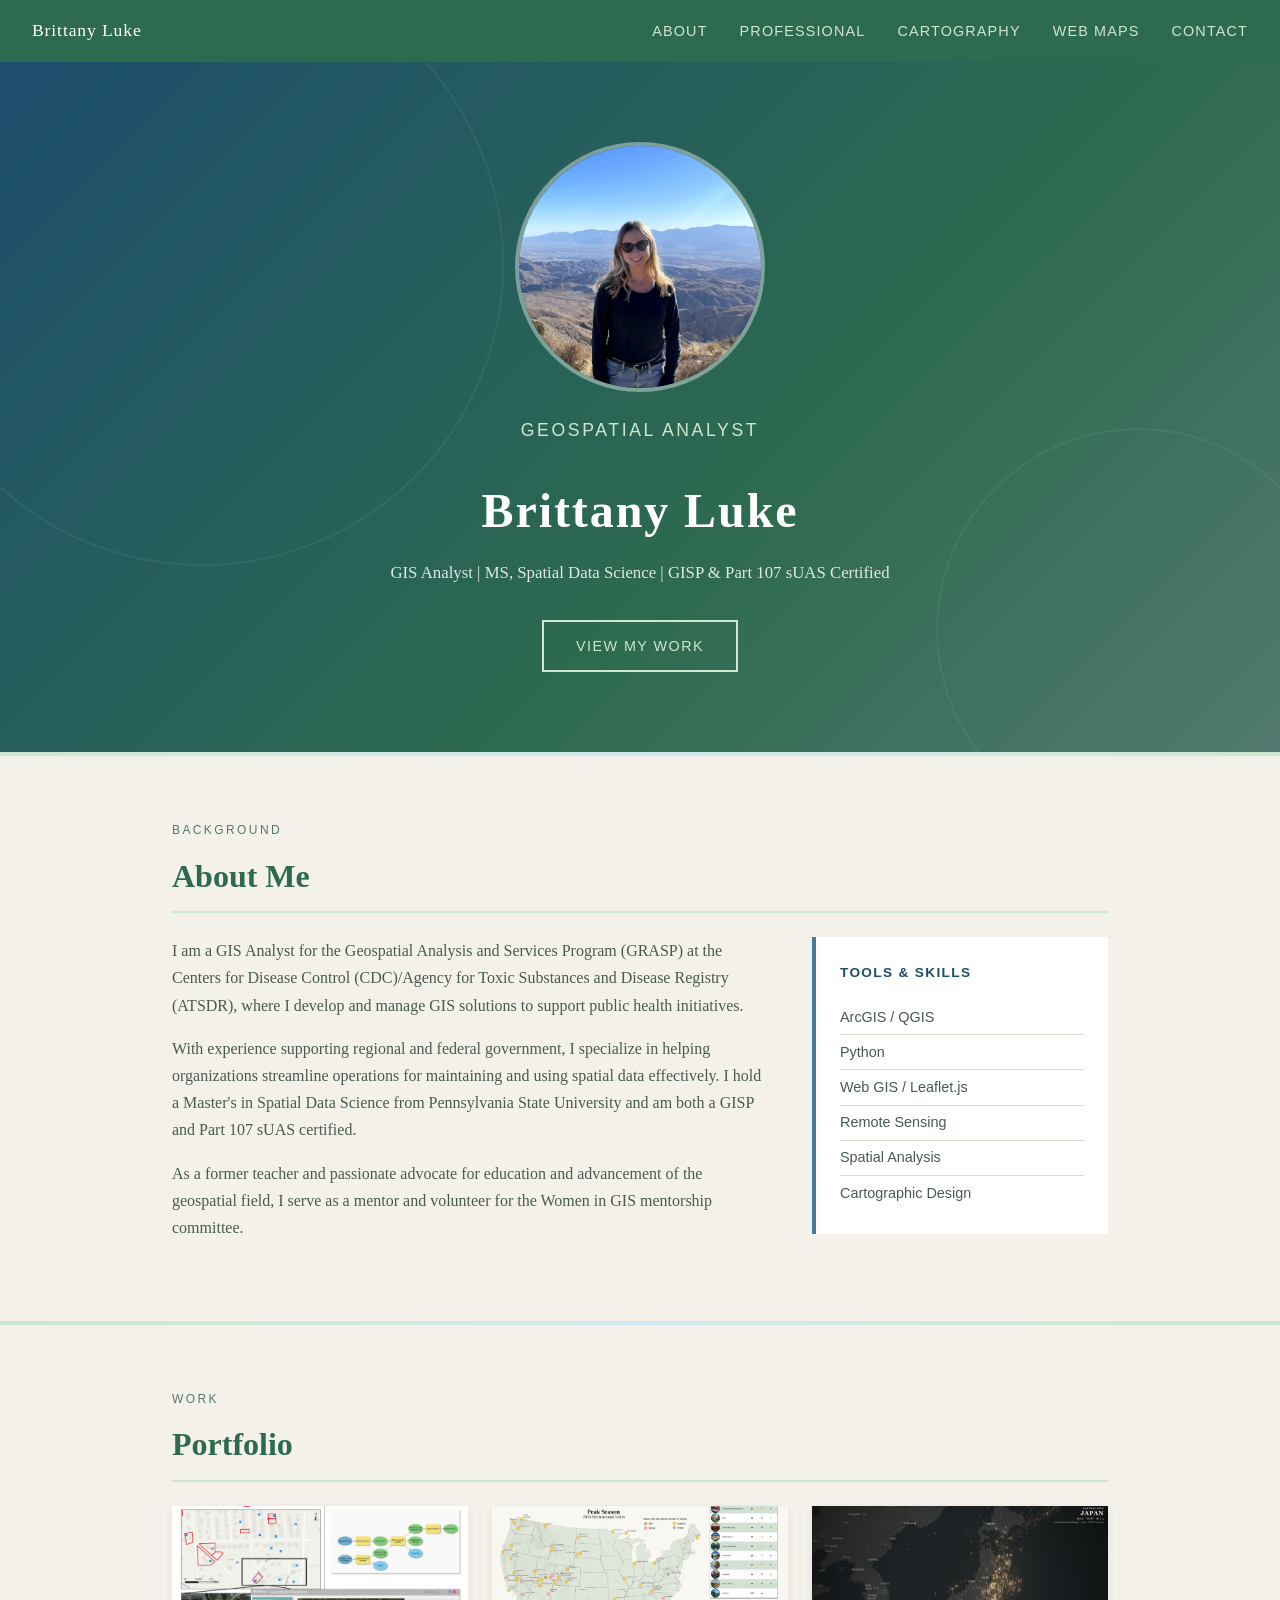
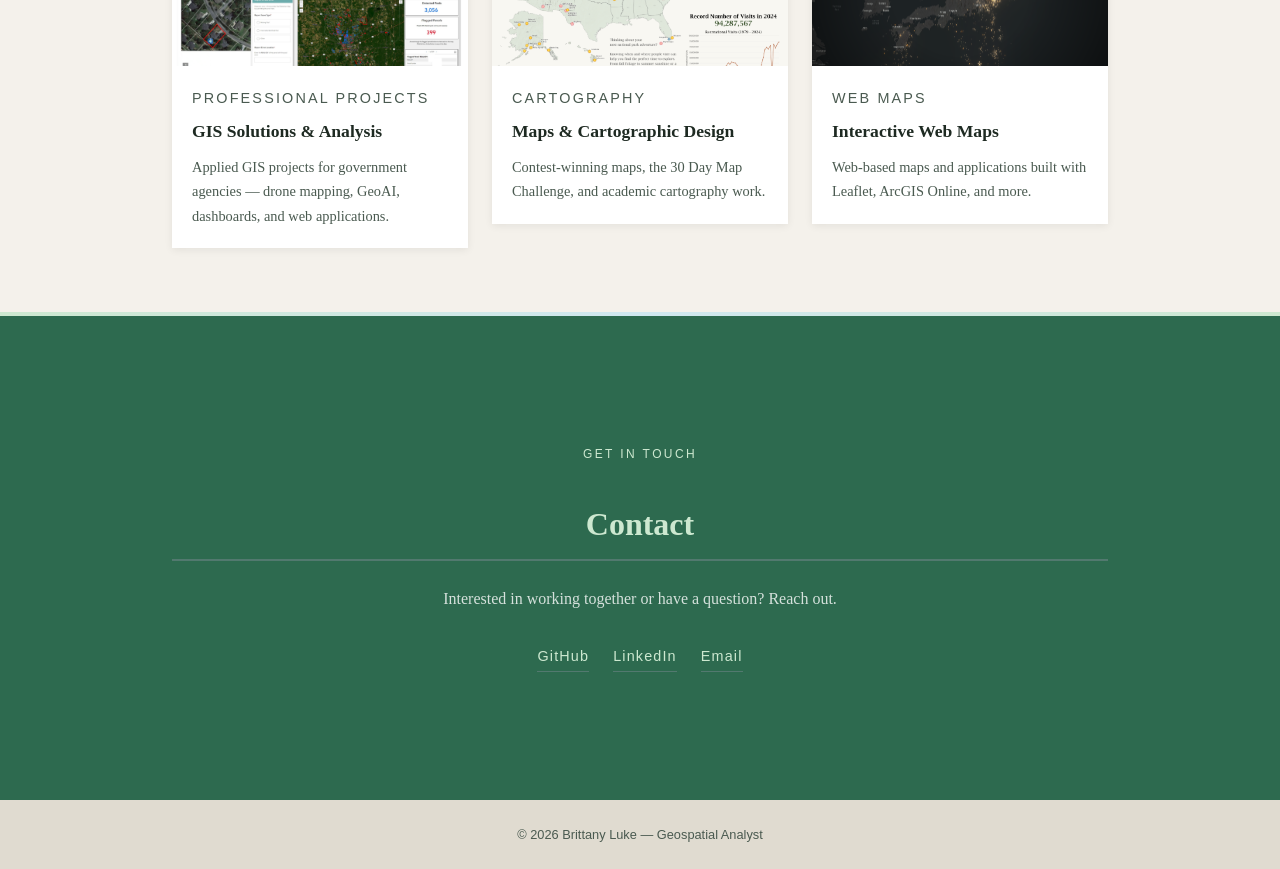
<file: index.html>
<!DOCTYPE html>
<html lang="en">
<head>
  <meta charset="UTF-8">
  <meta name="viewport" content="width=device-width, initial-scale=1.0">
  <title>Brittany Luke | Geospatial Analyst</title>
  <link rel="stylesheet" href="styles.css">
</head>
<body>

  <!-- Navigation -->
  <nav>
    <a href="index.html" class="logo">Brittany Luke</a>
    <button class="hamburger" aria-label="Menu" onclick="document.querySelector('nav ul').classList.toggle('open')">
      <span></span><span></span><span></span>
    </button>
    <ul>
      <li><a href="#about">About</a></li>
      <li><a href="professional.html">Professional</a></li>
      <li><a href="cartography.html">Cartography</a></li>
      <li><a href="web-maps.html">Web Maps</a></li>
      <li><a href="#contact">Contact</a></li>
    </ul>
  </nav>

  <!-- Hero -->
  <div class="hero">
    <div class="hero-content">
      <img src="BrittanyLuke.jpg" alt="Brittany Luke" class="hero-photo">
      <p class="subtitle">Geospatial Analyst</p>
      <h1>Brittany Luke</h1>
      <p>GIS Analyst | MS, Spatial Data Science | GISP &amp; Part 107 sUAS Certified</p>
      <a href="#portfolio" class="btn">View My Work</a>
    </div>
  </div>

  <div class="divider"></div>

  <!-- About -->
  <section id="about">
    <p class="section-label">Background</p>
    <h2>About Me</h2>
    <div class="about-grid">
      <div>
        <p>
          I am a GIS Analyst for the Geospatial Analysis and Services Program (GRASP)
          at the Centers for Disease Control (CDC)/Agency for Toxic Substances and Disease Registry (ATSDR),
          where I develop and manage GIS solutions to support public health initiatives.
        </p>
        <p>
          With experience supporting regional and federal government, I specialize in helping
          organizations streamline operations for maintaining and using spatial data effectively.
          I hold a Master's in Spatial Data Science from Pennsylvania State University
          and am both a GISP and Part 107 sUAS certified.
        </p>
        <p>
          As a former teacher and passionate advocate for education and advancement of the geospatial
          field, I serve as a mentor and volunteer for the Women in GIS mentorship committee.
        </p>
      </div>
      <div class="skills-list">
        <h3>Tools &amp; Skills</h3>
        <ul>
          <li>ArcGIS / QGIS</li>
          <li>Python</li>
          <li>Web GIS / Leaflet.js</li>
          <li>Remote Sensing</li>
          <li>Spatial Analysis</li>
          <li>Cartographic Design</li>
        </ul>
      </div>
    </div>
  </section>

  <div class="divider"></div>

  <!-- Portfolio -->
  <section id="portfolio">
    <p class="section-label">Work</p>
    <h2>Portfolio</h2>
    <div class="portfolio-grid">

      <a href="professional.html" class="card-link">
        <div class="card">
          <img src="GeoAI.png" alt="GeoAI pool detection project" style="width:100%; height:160px; object-fit:cover; display:block;">
          <div class="card-body">
            <p class="card-tag">Professional Projects</p>
            <h3>GIS Solutions &amp; Analysis</h3>
            <p>Applied GIS projects for government agencies &mdash; drone mapping, GeoAI, dashboards, and web applications.</p>
          </div>
        </div>
      </a>

      <a href="cartography.html" class="card-link">
        <div class="card">
          <img src="map-gisci-2025.png" alt="America's National Parks map" style="width:100%; height:160px; object-fit:cover; display:block;">
          <div class="card-body">
            <p class="card-tag">Cartography</p>
            <h3>Maps &amp; Cartographic Design</h3>
            <p>Contest-winning maps, the 30 Day Map Challenge, and academic cartography work.</p>
          </div>
        </div>
      </a>

      <a href="web-maps.html" class="card-link">
        <div class="card">
          <img src="30day-map-challenge.png" alt="30 Day Map Challenge 2025" style="width:100%; height:160px; object-fit:cover; display:block;">
          <div class="card-body">
            <p class="card-tag">Web Maps</p>
            <h3>Interactive Web Maps</h3>
            <p>Web-based maps and applications built with Leaflet, ArcGIS Online, and more.</p>
          </div>
        </div>
      </a>

    </div>
  </section>

  <div class="divider"></div>

  <!-- Contact -->
  <div class="contact-section" id="contact">
    <section>
      <p class="section-label" style="color: var(--green-light);">Get in Touch</p>
      <h2>Contact</h2>
      <p>Interested in working together or have a question? Reach out.</p>
      <div class="contact-links">
        <a href="https://github.com/beluke">GitHub</a>
        <a href="https://www.linkedin.com/in/brittany-e-luke" target="_blank">LinkedIn</a>
        <a href="mailto:beluke14@gmail.com">Email</a>
      </div>
    </section>
  </div>

  <footer>
    &copy; 2026 Brittany Luke &mdash; Geospatial Analyst
  </footer>

</body>
</html>
</file>
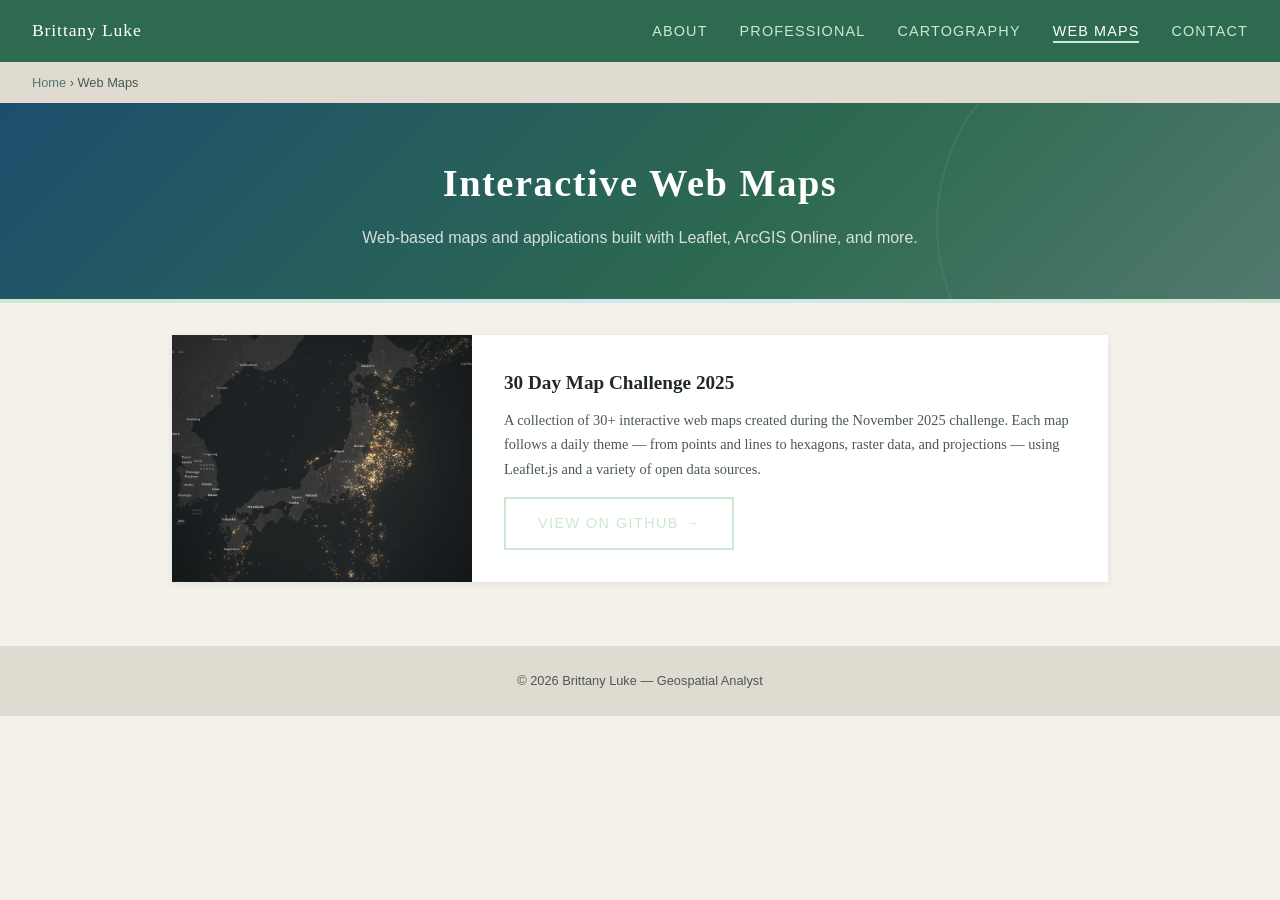
<file: web-maps.html>
<!DOCTYPE html>
<html lang="en">
<head>
  <meta charset="UTF-8">
  <meta name="viewport" content="width=device-width, initial-scale=1.0">
  <title>Web Maps | Brittany Luke</title>
  <link rel="stylesheet" href="styles.css">
</head>
<body>

  <!-- Navigation -->
  <nav>
    <a href="index.html" class="logo">Brittany Luke</a>
    <button class="hamburger" aria-label="Menu" onclick="document.querySelector('nav ul').classList.toggle('open')">
      <span></span><span></span><span></span>
    </button>
    <ul>
      <li><a href="index.html#about">About</a></li>
      <li><a href="professional.html">Professional</a></li>
      <li><a href="cartography.html">Cartography</a></li>
      <li><a href="web-maps.html" class="active">Web Maps</a></li>
      <li><a href="index.html#contact">Contact</a></li>
    </ul>
  </nav>

  <!-- Breadcrumb -->
  <div class="breadcrumb">
    <a href="index.html">Home</a> &rsaquo; Web Maps
  </div>

  <!-- Subpage Hero -->
  <div class="subpage-hero">
    <h1>Interactive Web Maps</h1>
    <p>Web-based maps and applications built with Leaflet, ArcGIS Online, and more.</p>
  </div>

  <div class="divider"></div>

  <!-- Link Cards -->
  <div class="link-cards">

    <!-- 30 Day Map Challenge -->
    <div class="link-card">
      <img src="30day-map-challenge.png" alt="30 Day Map Challenge 2025" loading="lazy">
      <div class="link-card-text">
        <h3>30 Day Map Challenge 2025</h3>
        <p>A collection of 30+ interactive web maps created during the November 2025 challenge. Each map follows a daily theme &mdash; from points and lines to hexagons, raster data, and projections &mdash; using Leaflet.js and a variety of open data sources.</p>
        <a href="https://github.com/beluke/30day-map-challenge-2025" target="_blank" class="btn">View on GitHub &rarr;</a>
      </div>
    </div>

  </div>

  <footer>
    &copy; 2026 Brittany Luke &mdash; Geospatial Analyst
  </footer>

</body>
</html>
</file>
<file: styles.css>
/* === Brittany Luke Portfolio — Shared Styles === */

/* --- Palette --- */
:root {
  --green-dark:   #2d6a4f;
  --green-mid:    #52796f;
  --green-light:  #cde8d0;
  --blue-dark:    #1d4e6e;
  --blue-mid:     #457b9d;
  --blue-light:   #d0e8f0;
  --stone:        #f4f1eb;
  --stone-dark:   #e0dbd0;
  --text:         #1e2a22;
  --text-muted:   #4a5a50;
  --white:        #ffffff;
}

/* --- Reset & Base --- */
* { margin: 0; padding: 0; box-sizing: border-box; }

body {
  font-family: 'Georgia', serif;
  background-color: var(--stone);
  color: var(--text);
  line-height: 1.7;
}

/* --- Navigation --- */
nav {
  background-color: var(--green-dark);
  padding: 1rem 2rem;
  display: flex;
  justify-content: space-between;
  align-items: center;
  position: sticky;
  top: 0;
  z-index: 100;
}

nav .logo {
  color: var(--white);
  font-size: 1.1rem;
  letter-spacing: 0.05em;
  text-decoration: none;
}

nav ul {
  list-style: none;
  display: flex;
  gap: 2rem;
}

nav ul a {
  color: var(--green-light);
  text-decoration: none;
  font-family: 'Arial', sans-serif;
  font-size: 0.9rem;
  letter-spacing: 0.08em;
  text-transform: uppercase;
}

nav ul a:hover { color: var(--white); }
nav ul a.active { color: var(--white); border-bottom: 2px solid var(--green-light); padding-bottom: 2px; }

/* Hamburger (mobile) */
.hamburger {
  display: none;
  flex-direction: column;
  gap: 5px;
  cursor: pointer;
  background: none;
  border: none;
  padding: 4px;
}

.hamburger span {
  display: block;
  width: 24px;
  height: 2px;
  background: var(--green-light);
  transition: transform 0.2s, opacity 0.2s;
}

/* --- Hero --- */
.hero {
  background: linear-gradient(135deg, var(--blue-dark) 0%, var(--green-dark) 60%, var(--green-mid) 100%);
  color: var(--white);
  padding: 5rem 2rem;
  text-align: center;
  position: relative;
  overflow: hidden;
}

.hero::before {
  content: '';
  position: absolute;
  width: 600px;
  height: 600px;
  border: 2px solid rgba(255,255,255,0.06);
  border-radius: 50%;
  top: -100px;
  left: -100px;
}

.hero::after {
  content: '';
  position: absolute;
  width: 400px;
  height: 400px;
  border: 2px solid rgba(255,255,255,0.06);
  border-radius: 50%;
  bottom: -80px;
  right: -60px;
}

.hero-content {
  position: relative;
  z-index: 1;
  display: flex;
  flex-direction: column;
  align-items: center;
}

.hero-photo {
  width: 250px;
  height: 250px;
  border-radius: 50%;
  object-fit: cover;
  object-position: top;
  border: 4px solid rgba(255,255,255,0.4);
  margin-bottom: 1.5rem;
}

.hero h1 {
  font-size: 3rem;
  letter-spacing: 0.04em;
  margin-bottom: 0.5rem;
}

.hero .subtitle {
  font-family: 'Arial', sans-serif;
  font-size: 1.1rem;
  color: var(--green-light);
  letter-spacing: 0.15em;
  text-transform: uppercase;
  margin-bottom: 1.5rem;
}

.hero p {
  max-width: 600px;
  margin: 0 auto 2rem;
  font-size: 1.05rem;
  color: rgba(255,255,255,0.85);
}

.btn {
  display: inline-block;
  padding: 0.75rem 2rem;
  background-color: transparent;
  border: 2px solid var(--green-light);
  color: var(--green-light);
  text-decoration: none;
  font-family: 'Arial', sans-serif;
  font-size: 0.9rem;
  letter-spacing: 0.1em;
  text-transform: uppercase;
  transition: background 0.2s, color 0.2s;
}

.btn:hover {
  background-color: var(--green-light);
  color: var(--green-dark);
}

/* --- Sections --- */
section {
  padding: 4rem 2rem;
  max-width: 1000px;
  margin: 0 auto;
}

.section-label {
  font-family: 'Arial', sans-serif;
  font-size: 0.75rem;
  letter-spacing: 0.2em;
  text-transform: uppercase;
  color: var(--green-mid);
  margin-bottom: 0.5rem;
}

h2 {
  font-size: 2rem;
  color: var(--green-dark);
  margin-bottom: 1.5rem;
  border-bottom: 2px solid var(--green-light);
  padding-bottom: 0.5rem;
}

/* --- About --- */
.about-grid {
  display: grid;
  grid-template-columns: 2fr 1fr;
  gap: 3rem;
  align-items: start;
}

.about-grid p { color: var(--text-muted); margin-bottom: 1rem; }

.skills-list {
  background: var(--white);
  border-left: 4px solid var(--blue-mid);
  padding: 1.5rem;
}

.skills-list h3 {
  font-family: 'Arial', sans-serif;
  font-size: 0.85rem;
  letter-spacing: 0.1em;
  text-transform: uppercase;
  color: var(--blue-dark);
  margin-bottom: 1rem;
}

.skills-list ul { list-style: none; }

.skills-list li {
  font-family: 'Arial', sans-serif;
  font-size: 0.9rem;
  color: var(--text-muted);
  padding: 0.3rem 0;
  border-bottom: 1px solid var(--stone-dark);
}

.skills-list li:last-child { border-bottom: none; }

/* --- Portfolio Grid (hub page) --- */
.portfolio-grid {
  display: grid;
  grid-template-columns: repeat(3, 1fr);
  gap: 1.5rem;
}

.card {
  background: var(--white);
  overflow: hidden;
  box-shadow: 0 2px 8px rgba(0,0,0,0.07);
  transition: transform 0.2s, box-shadow 0.2s;
}

.card:hover {
  transform: translateY(-4px);
  box-shadow: 0 6px 20px rgba(0,0,0,0.12);
}

.card-img {
  height: 160px;
  display: flex;
  align-items: center;
  justify-content: center;
  font-size: 3rem;
}

.card-img.green { background: linear-gradient(135deg, var(--green-dark), var(--green-mid)); }
.card-img.blue  { background: linear-gradient(135deg, var(--blue-dark),  var(--blue-mid));  }
.card-img.mixed { background: linear-gradient(135deg, var(--blue-dark),  var(--green-mid)); }

.card-body { padding: 1.25rem; }

.card-tag {
  font-family: 'Arial', sans-serif;
  font-size: 0.7rem;
  letter-spacing: 0.15em;
  text-transform: uppercase;
  color: var(--blue-mid);
  margin-bottom: 0.4rem;
}

.card h3 { font-size: 1.1rem; color: var(--text); margin-bottom: 0.5rem; }
.card p  { font-size: 0.9rem; color: var(--text-muted); }

/* Card as link wrapper */
a.card-link {
  text-decoration: none;
  color: inherit;
  display: block;
}

/* --- Contact --- */
.contact-section {
  background: var(--green-dark);
  color: var(--white);
  text-align: center;
  padding: 4rem 2rem;
}

.contact-section h2 { color: var(--green-light); border-color: var(--green-mid); }
.contact-section p  { color: rgba(255,255,255,0.8); margin-bottom: 2rem; }

.contact-links { display: flex; justify-content: center; gap: 1.5rem; flex-wrap: wrap; }

.contact-links a {
  color: var(--green-light);
  text-decoration: none;
  font-family: 'Arial', sans-serif;
  font-size: 0.9rem;
  letter-spacing: 0.08em;
  border-bottom: 1px solid var(--green-mid);
  padding-bottom: 2px;
}

.contact-links a:hover { color: var(--white); border-color: var(--white); }

/* --- Footer --- */
footer {
  text-align: center;
  padding: 1.5rem;
  font-family: 'Arial', sans-serif;
  font-size: 0.8rem;
  color: var(--text-muted);
  background: var(--stone-dark);
}

/* --- Divider --- */
.divider {
  height: 4px;
  background: linear-gradient(to right, var(--green-light), var(--blue-light), var(--green-light));
}

/* --- Lightbox --- */
.card img { cursor: zoom-in; }

#lightbox {
  display: none;
  position: fixed;
  inset: 0;
  background: rgba(0,0,0,0.85);
  z-index: 1000;
  align-items: center;
  justify-content: center;
  cursor: zoom-out;
}

#lightbox.open { display: flex; }

#lightbox img {
  max-width: 90vw;
  max-height: 90vh;
  object-fit: contain;
  box-shadow: 0 8px 40px rgba(0,0,0,0.6);
}

#lightbox-close {
  position: absolute;
  top: 1rem;
  right: 1.5rem;
  color: white;
  font-size: 2rem;
  cursor: pointer;
  line-height: 1;
}

/* =============================================
   SUBPAGE STYLES
   ============================================= */

/* --- Breadcrumb --- */
.breadcrumb {
  background: var(--stone-dark);
  padding: 0.6rem 2rem;
  font-family: 'Arial', sans-serif;
  font-size: 0.8rem;
  color: var(--text-muted);
}

.breadcrumb a {
  color: var(--green-mid);
  text-decoration: none;
}

.breadcrumb a:hover { color: var(--green-dark); }

/* --- Subpage Hero (shorter) --- */
.subpage-hero {
  background: linear-gradient(135deg, var(--blue-dark) 0%, var(--green-dark) 60%, var(--green-mid) 100%);
  color: var(--white);
  padding: 3rem 2rem;
  text-align: center;
  position: relative;
  overflow: hidden;
}

.subpage-hero::before {
  content: '';
  position: absolute;
  width: 400px;
  height: 400px;
  border: 2px solid rgba(255,255,255,0.06);
  border-radius: 50%;
  top: -80px;
  right: -60px;
}

.subpage-hero h1 {
  font-size: 2.4rem;
  letter-spacing: 0.04em;
  margin-bottom: 0.5rem;
  position: relative;
  z-index: 1;
}

.subpage-hero p {
  font-family: 'Arial', sans-serif;
  font-size: 1rem;
  color: rgba(255,255,255,0.8);
  max-width: 600px;
  margin: 0 auto;
  position: relative;
  z-index: 1;
}

/* --- Award Badge --- */
.award-badge {
  display: inline-block;
  background: linear-gradient(135deg, #c9a227, #e0c060);
  color: #3a2e00;
  font-family: 'Arial', sans-serif;
  font-size: 0.75rem;
  font-weight: bold;
  letter-spacing: 0.08em;
  text-transform: uppercase;
  padding: 0.35rem 0.9rem;
  border-radius: 2px;
  margin-bottom: 0.75rem;
}

/* --- Gallery Grid (Cartography) --- */
.gallery-section { max-width: 1000px; margin: 0 auto; padding: 3rem 2rem; }

.gallery-featured {
  display: grid;
  grid-template-columns: 1fr 1fr;
  gap: 2rem;
  margin-bottom: 3rem;
}

.gallery-featured-item {
  background: var(--white);
  overflow: hidden;
  box-shadow: 0 2px 8px rgba(0,0,0,0.07);
}

.gallery-featured-item img {
  width: 100%;
  display: block;
  cursor: zoom-in;
}

.gallery-featured-item .item-info {
  padding: 1.25rem;
}

.gallery-featured-item h3 {
  font-size: 1.1rem;
  color: var(--text);
  margin-bottom: 0.4rem;
}

.gallery-featured-item p {
  font-size: 0.9rem;
  color: var(--text-muted);
  margin-bottom: 0.5rem;
}

/* PDF preview card */
.pdf-card {
  background: var(--white);
  box-shadow: 0 2px 8px rgba(0,0,0,0.07);
  overflow: hidden;
}

.pdf-card object,
.pdf-card iframe {
  width: 100%;
  height: 400px;
  border: none;
  display: block;
}

.pdf-card .item-info {
  padding: 1.25rem;
}

.pdf-card h3 {
  font-size: 1.1rem;
  color: var(--text);
  margin-bottom: 0.4rem;
}

.pdf-card p {
  font-size: 0.9rem;
  color: var(--text-muted);
  margin-bottom: 0.5rem;
}

.download-link {
  display: inline-block;
  font-family: 'Arial', sans-serif;
  font-size: 0.85rem;
  color: var(--blue-mid);
  text-decoration: none;
  border-bottom: 1px solid var(--blue-light);
}

.download-link:hover { color: var(--blue-dark); border-color: var(--blue-mid); }

/* Thumbnail gallery grid */
.gallery-grid {
  display: grid;
  grid-template-columns: repeat(3, 1fr);
  gap: 1rem;
}

.gallery-thumb {
  background: var(--white);
  overflow: hidden;
  box-shadow: 0 2px 6px rgba(0,0,0,0.06);
  transition: transform 0.2s, box-shadow 0.2s;
}

.gallery-thumb:hover {
  transform: translateY(-3px);
  box-shadow: 0 4px 14px rgba(0,0,0,0.1);
}

.gallery-thumb img {
  width: 100%;
  height: 180px;
  object-fit: cover;
  display: block;
  cursor: zoom-in;
}

.gallery-thumb .thumb-caption {
  padding: 0.75rem;
  font-family: 'Arial', sans-serif;
  font-size: 0.8rem;
  color: var(--text-muted);
  text-align: center;
}

/* --- Case Study Cards (Professional) --- */
.case-studies { max-width: 1000px; margin: 0 auto; padding: 2rem; }

.case-study-card {
  display: grid;
  grid-template-columns: 1fr 1fr;
  gap: 0;
  background: var(--white);
  box-shadow: 0 2px 8px rgba(0,0,0,0.07);
  margin-bottom: 2rem;
  overflow: hidden;
}

.case-study-card.reverse { direction: rtl; }
.case-study-card.reverse > * { direction: ltr; }

.case-study-card img {
  width: 100%;
  height: 100%;
  min-height: 280px;
  object-fit: cover;
  display: block;
  cursor: zoom-in;
}

.case-study-text {
  padding: 2rem;
  display: flex;
  flex-direction: column;
  justify-content: center;
}

.case-study-text h3 {
  font-size: 1.2rem;
  color: var(--text);
  margin-bottom: 0.75rem;
}

.case-study-text .cs-label {
  font-family: 'Arial', sans-serif;
  font-size: 0.7rem;
  letter-spacing: 0.15em;
  text-transform: uppercase;
  color: var(--blue-mid);
  margin-bottom: 0.4rem;
}

.case-study-text p {
  font-size: 0.9rem;
  color: var(--text-muted);
  margin-bottom: 0.5rem;
}

.case-study-text strong {
  color: var(--text);
  font-size: 0.85rem;
}

/* --- Link Cards (Web Maps) --- */
.link-cards { max-width: 1000px; margin: 0 auto; padding: 2rem; }

.link-card {
  display: grid;
  grid-template-columns: 300px 1fr;
  gap: 0;
  background: var(--white);
  box-shadow: 0 2px 8px rgba(0,0,0,0.07);
  margin-bottom: 2rem;
  overflow: hidden;
  transition: transform 0.2s, box-shadow 0.2s;
}

.link-card:hover {
  transform: translateY(-3px);
  box-shadow: 0 4px 14px rgba(0,0,0,0.1);
}

.link-card img {
  width: 100%;
  height: 100%;
  min-height: 200px;
  object-fit: cover;
  display: block;
}

.link-card-text {
  padding: 2rem;
  display: flex;
  flex-direction: column;
  justify-content: center;
}

.link-card-text h3 {
  font-size: 1.2rem;
  color: var(--text);
  margin-bottom: 0.5rem;
}

.link-card-text p {
  font-size: 0.9rem;
  color: var(--text-muted);
  margin-bottom: 1rem;
}

.link-card-text .btn {
  align-self: flex-start;
}

/* --- Responsive --- */
@media (max-width: 768px) {
  /* Nav hamburger */
  .hamburger { display: flex; }

  nav ul {
    display: none;
    position: absolute;
    top: 100%;
    left: 0;
    right: 0;
    background: var(--green-dark);
    flex-direction: column;
    padding: 1rem 2rem;
    gap: 1rem;
    border-top: 1px solid var(--green-mid);
  }

  nav ul.open { display: flex; }

  /* Hub grid */
  .portfolio-grid { grid-template-columns: 1fr; }

  /* About */
  .about-grid { grid-template-columns: 1fr; }

  /* Gallery */
  .gallery-featured { grid-template-columns: 1fr; }
  .gallery-grid { grid-template-columns: repeat(2, 1fr); }

  /* Case studies */
  .case-study-card { grid-template-columns: 1fr; }
  .case-study-card.reverse { direction: ltr; }
  .case-study-card img { min-height: 200px; }

  /* Link cards */
  .link-card { grid-template-columns: 1fr; }

  /* Hero */
  .hero h1 { font-size: 2rem; }
  .subpage-hero h1 { font-size: 1.8rem; }
}

@media (max-width: 480px) {
  .gallery-grid { grid-template-columns: 1fr; }
}
</file>
